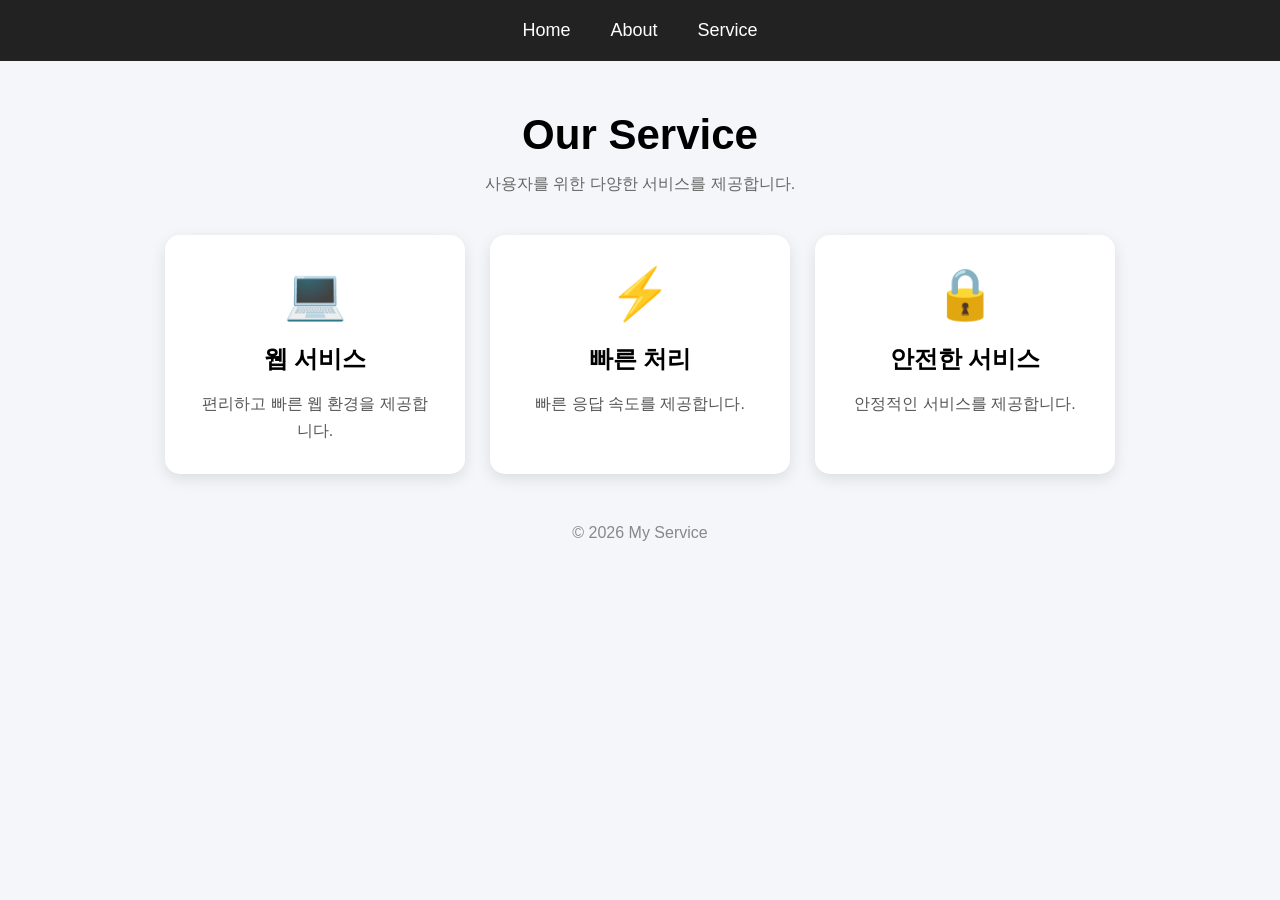
<file: 38_웹사이트/templates/service.html>
<!DOCTYPE html>
<html lang="ko">


<head>


<meta charset="UTF-8">

<title>Service</title>



<style>



*{

margin:0;
padding:0;
box-sizing:border-box;
font-family:"Noto Sans KR",sans-serif;

}




body{

background:#f4f6f9;

}




nav{


background:#222;

padding:20px;


}



nav ul{


display:flex;

justify-content:center;

gap:40px;

list-style:none;


}




nav a{


color:white;

text-decoration:none;

font-size:18px;


}



nav a:hover{

color:#00aaff;

}





.container{


width:85%;

margin:50px auto;


}



.header{


text-align:center;

margin-bottom:40px;


}




.header h1{


font-size:42px;

margin-bottom:15px;


}



.header p{


color:#666;


}





.service-list{


display:flex;

gap:25px;

justify-content:center;


}





.service-card{


background:white;

width:300px;

padding:30px;

border-radius:15px;

box-shadow:0 5px 15px rgba(0,0,0,0.1);

text-align:center;

transition:.3s;


}





.service-card:hover{


transform:translateY(-10px);


}





.icon{


font-size:50px;

margin-bottom:20px;


}





.service-card h2{


margin-bottom:15px;


}





.service-card p{


line-height:1.7;

color:#555;


}




footer{


margin-top:50px;

text-align:center;

color:#888;


}




</style>



</head>




<body>



<nav>


<ul>


<li>

<a href="/">

Home

</a>

</li>



<li>

<a href="/about">

About

</a>

</li>



<li>

<a href="/service">

Service

</a>

</li>


</ul>



</nav>





<div class="container">



<div class="header">


<h1>

Our Service

</h1>


<p>

사용자를 위한 다양한 서비스를 제공합니다.

</p>


</div>






<div class="service-list">



<div class="service-card">


<div class="icon">

💻

</div>


<h2>

웹 서비스

</h2>


<p>

편리하고 빠른 웹 환경을 제공합니다.

</p>


</div>





<div class="service-card">


<div class="icon">

⚡

</div>


<h2>

빠른 처리

</h2>


<p>

빠른 응답 속도를 제공합니다.

</p>


</div>






<div class="service-card">


<div class="icon">

🔒

</div>


<h2>

안전한 서비스

</h2>


<p>

안정적인 서비스를 제공합니다.

</p>


</div>



</div>




</div>



<footer>

© 2026 My Service

</footer>



</body>


</html>
</file>
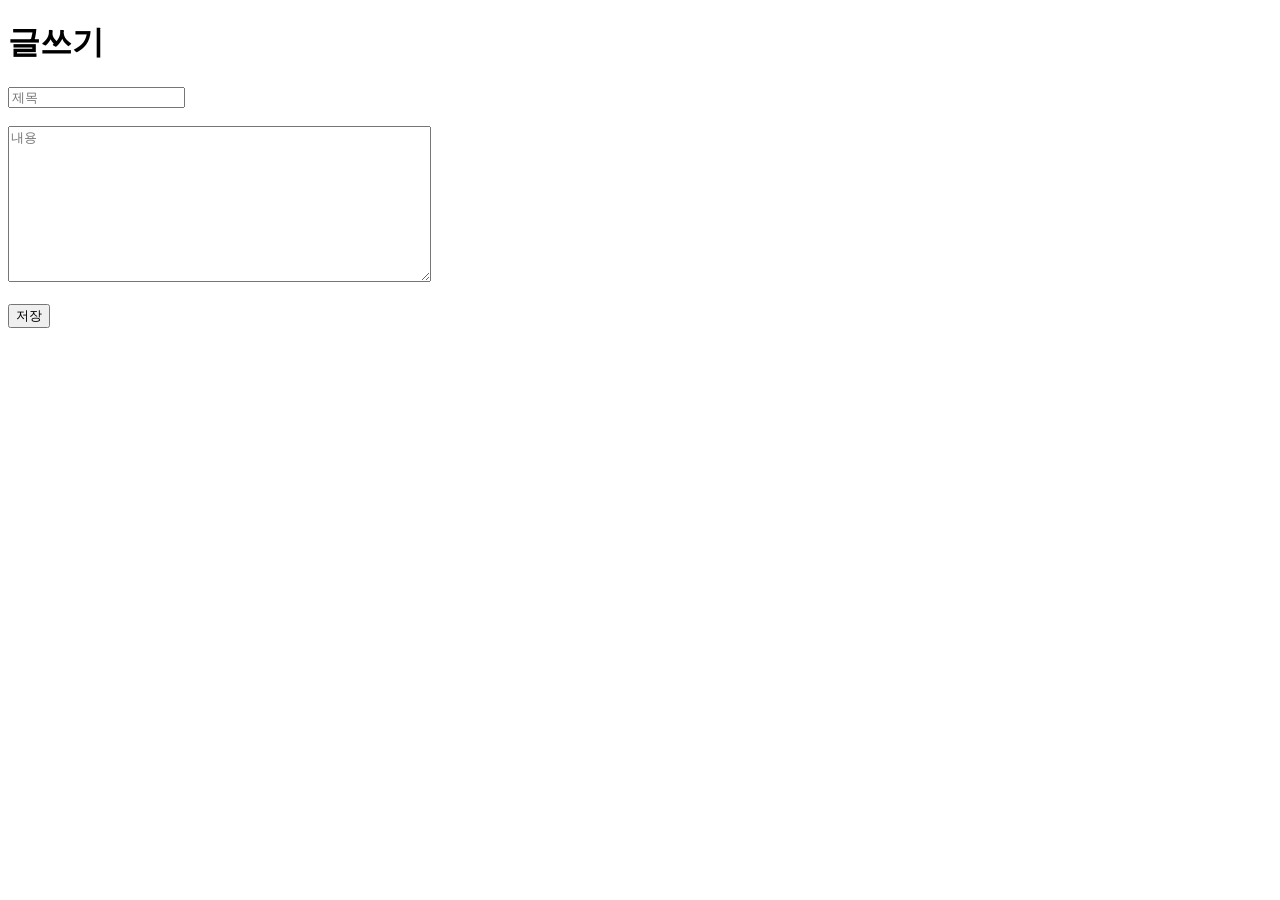
<file: 41_데이터베이스웹사이트/templates/write.html>
<!DOCTYPE html>
<html>
<head>
    <title>글쓰기</title>
</head>
<body>
    <h1>글쓰기</h1>
    <form method="POST">
        <input type="text" name="title" placeholder="제목" required><br><br>
        <textarea name="content" placeholder="내용" rows="10" cols="50" required></textarea><br><br>
        <button type="submit">저장</button>
    </form>
</body>
</html>
</file>
